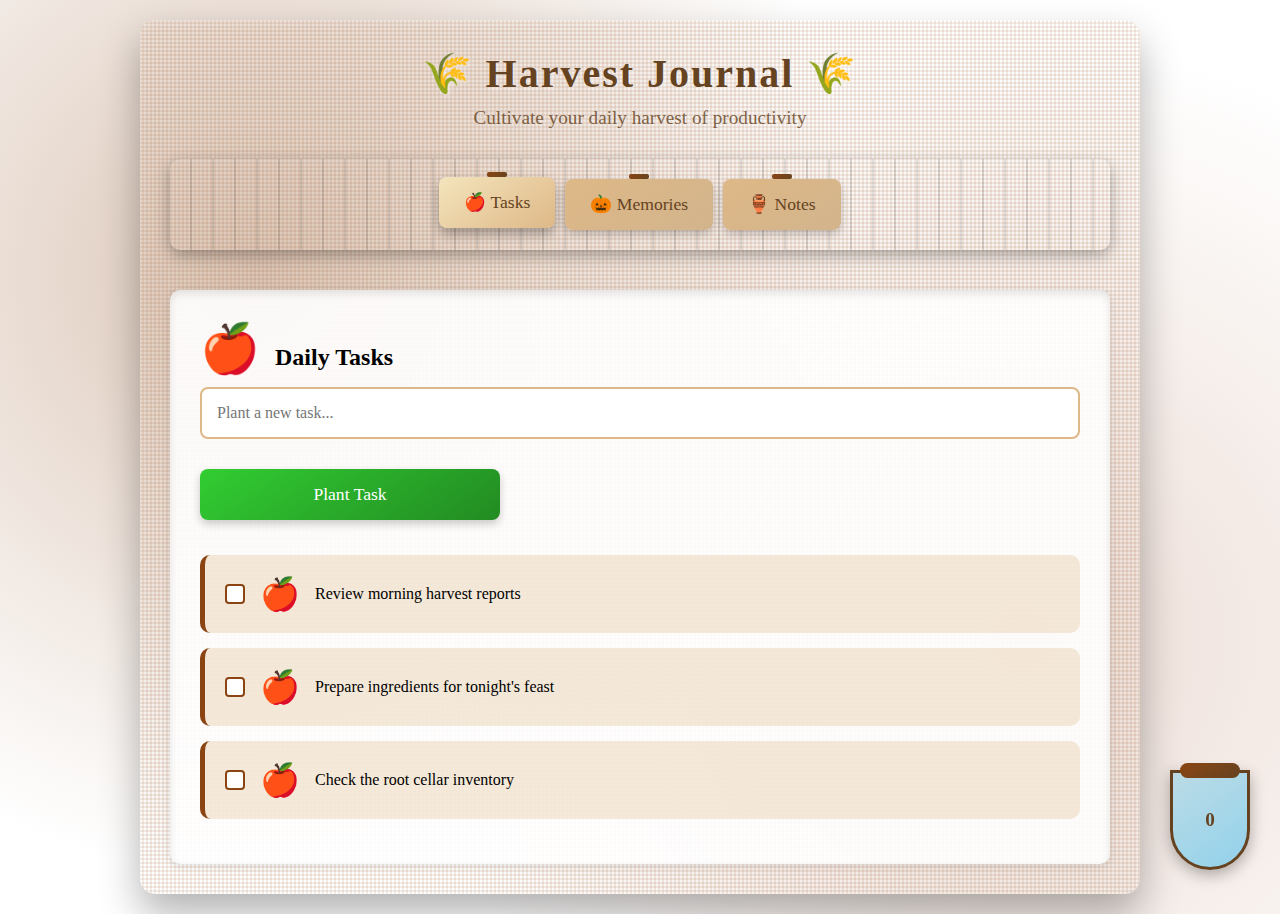
<file: index.html>
<!DOCTYPE html>
<html lang="en">
<head>
    <meta charset="UTF-8">
    <meta name="viewport" content="width=device-width, initial-scale=1.0">
    <link rel="stylesheet" href="style.css">
    <title>Harvest Journal</title>
  
</head>
<body>
    <div class="journal-container">
        <div class="journal-header">
            <h1>🌾 Harvest Journal 🌾</h1>
            <p>Cultivate your daily harvest of productivity</p>
        </div>

        <div class="shelf-navigation">
            <button class="shelf-tab active" data-tab="tasks">🍎 Tasks</button>
            <button class="shelf-tab" data-tab="memories">🎃 Memories</button>
            <button class="shelf-tab" data-tab="notes">🏺 Notes</button>
        </div>

        <div class="content-area">
            <!-- Tasks Tab -->
            <div class="tab-content active" id="tasks">
                <h2><span class="fruit-icon">🍎</span>Daily Tasks</h2>
                <input type="text" class="input-field" id="taskInput" placeholder="Plant a new task...">
                <button class="add-button" onclick="addTask()">Plant Task</button>
                <div id="taskList">
                    <div class="empty-state">🌱 Your task garden is ready for planting!</div>
                </div>
            </div>

            <!-- Memories Tab -->
            <div class="tab-content" id="memories">
                <h2><span class="fruit-icon">🎃</span>Harvest Memories</h2>
                <input type="text" class="input-field" id="memoryInput" placeholder="Capture a golden memory...">
                <button class="add-button" onclick="addMemory()">Preserve Memory</button>
                <div id="memoryList">
                    <div class="empty-state">🍂 Your memory collection awaits the first harvest!</div>
                </div>
            </div>

            <!-- Notes Tab -->
            <div class="tab-content" id="notes">
                <h2><span class="fruit-icon">🏺</span>Recipe Notes</h2>
                <input type="text" class="input-field" id="noteInput" placeholder="Jot down a recipe for success...">
                <button class="add-button" onclick="addNote()">Store Note</button>
                <div id="noteList">
                    <div class="empty-state">📜 Your recipe book is ready for your wisdom!</div>
                </div>
            </div>
        </div>
    </div>

    <div class="jar-container">
        <div class="jar">
            <div class="jar-count" id="jarCount">0</div>
        </div>
    </div>

    <script src="java.js"></script>
</body>
</html>
</file>
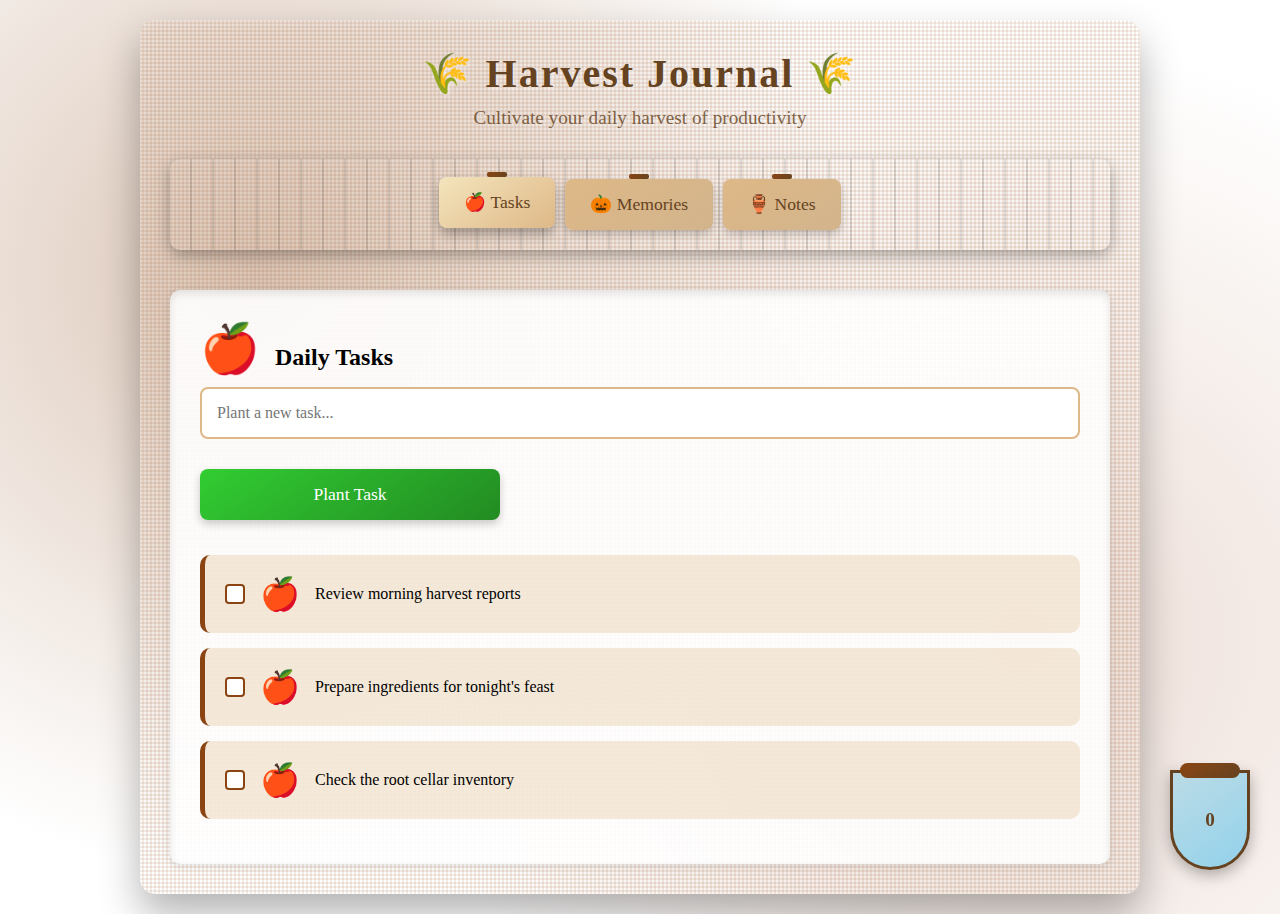
<file: Autumn.html>
<!DOCTYPE html>
<html lang="en">
<head>
    <meta charset="UTF-8">
    <meta name="viewport" content="width=device-width, initial-scale=1.0">
    <link rel="stylesheet" href="style.css">
    <title>Harvest Journal</title>
  
</head>
<body>
    <div class="journal-container">
        <div class="journal-header">
            <h1>🌾 Harvest Journal 🌾</h1>
            <p>Cultivate your daily harvest of productivity</p>
        </div>

        <div class="shelf-navigation">
            <button class="shelf-tab active" data-tab="tasks">🍎 Tasks</button>
            <button class="shelf-tab" data-tab="memories">🎃 Memories</button>
            <button class="shelf-tab" data-tab="notes">🏺 Notes</button>
        </div>

        <div class="content-area">
            <!-- Tasks Tab -->
            <div class="tab-content active" id="tasks">
                <h2><span class="fruit-icon">🍎</span>Daily Tasks</h2>
                <input type="text" class="input-field" id="taskInput" placeholder="Plant a new task...">
                <button class="add-button" onclick="addTask()">Plant Task</button>
                <div id="taskList">
                    <div class="empty-state">🌱 Your task garden is ready for planting!</div>
                </div>
            </div>

            <!-- Memories Tab -->
            <div class="tab-content" id="memories">
                <h2><span class="fruit-icon">🎃</span>Harvest Memories</h2>
                <input type="text" class="input-field" id="memoryInput" placeholder="Capture a golden memory...">
                <button class="add-button" onclick="addMemory()">Preserve Memory</button>
                <div id="memoryList">
                    <div class="empty-state">🍂 Your memory collection awaits the first harvest!</div>
                </div>
            </div>

            <!-- Notes Tab -->
            <div class="tab-content" id="notes">
                <h2><span class="fruit-icon">🏺</span>Recipe Notes</h2>
                <input type="text" class="input-field" id="noteInput" placeholder="Jot down a recipe for success...">
                <button class="add-button" onclick="addNote()">Store Note</button>
                <div id="noteList">
                    <div class="empty-state">📜 Your recipe book is ready for your wisdom!</div>
                </div>
            </div>
        </div>
    </div>

    <div class="jar-container">
        <div class="jar">
            <div class="jar-count" id="jarCount">0</div>
        </div>
    </div>

    <script src="java.js"></script>
</body>
</html>
</file>
<file: style.css>
* {
    margin: 0;
    padding: 0;
    box-sizing: border-box;
}

body {
    font-family: 'Georgia', serif;
    background: linear-gradient(145deg, #8B4513, #A0522D);
    background-image: 
        radial-gradient(circle at 20% 30%, rgba(139, 69, 19, 0.3) 0%, transparent 50%),
        radial-gradient(circle at 80% 70%, rgba(160, 82, 45, 0.2) 0%, transparent 50%);
    min-height: 100vh;
    padding: 20px;
}

.journal-container {
    max-width: 1000px;
    margin: 0 auto;
    background: linear-gradient(145deg, #DEB887, #D2B48C);
    background-image: 
        repeating-linear-gradient(0deg, transparent, transparent 2px, rgba(139, 69, 19, 0.1) 2px, rgba(139, 69, 19, 0.1) 4px),
        repeating-linear-gradient(90deg, transparent, transparent 2px, rgba(139, 69, 19, 0.1) 2px, rgba(139, 69, 19, 0.1) 4px);
    border-radius: 15px;
    box-shadow: 
        0 20px 40px rgba(0,0,0,0.3),
        inset 0 2px 10px rgba(255,255,255,0.2);
    padding: 30px;
    position: relative;
}

.journal-header {
    text-align: center;
    margin-bottom: 30px;
    color: #654321;
    text-shadow: 2px 2px 4px rgba(255,255,255,0.5);
}

.journal-header h1 {
    font-size: 2.5em;
    margin-bottom: 10px;
    letter-spacing: 2px;
}

.journal-header p {
    font-size: 1.2em;
    opacity: 0.8;
}

.shelf-navigation {
    display: flex;
    justify-content: center;
    margin-bottom: 40px;
    background: linear-gradient(145deg, #8B4513, #654321);
    padding: 15px;
    border-radius: 10px;
    box-shadow: 
        0 5px 15px rgba(0,0,0,0.3),
        inset 0 2px 5px rgba(255,255,255,0.1);
    background-image: 
        repeating-linear-gradient(90deg, transparent, transparent 20px, rgba(0,0,0,0.1) 20px, rgba(0,0,0,0.1) 22px);
    flex-wrap: wrap;
}

.shelf-tab {
    background: linear-gradient(145deg, #DEB887, #D2B48C);
    border: none;
    padding: 15px 25px;
    margin: 5px;
    border-radius: 8px;
    cursor: pointer;
    font-family: 'Georgia', serif;
    font-size: 1.1em;
    color: #654321;
    transition: all 0.3s ease;
    box-shadow: 0 4px 8px rgba(0,0,0,0.2);
    position: relative;
}

.shelf-tab:hover {
    transform: translateY(-2px);
    box-shadow: 0 6px 12px rgba(0,0,0,0.3);
    background: linear-gradient(145deg, #F4E4BC, #DEB887);
}

.shelf-tab.active {
    background: linear-gradient(145deg, #F4E4BC, #DEB887);
    transform: translateY(-2px);
    box-shadow: 0 6px 12px rgba(0,0,0,0.3);
}

.shelf-tab::before {
    content: '';
    position: absolute;
    top: -5px;
    left: 50%;
    transform: translateX(-50%);
    width: 20px;
    height: 5px;
    background: linear-gradient(145deg, #8B4513, #654321);
    border-radius: 2px;
}

.content-area {
    background: rgba(255,255,255,0.9);
    border-radius: 10px;
    padding: 30px;
    min-height: 500px;
    box-shadow: 
        inset 0 4px 8px rgba(0,0,0,0.1),
        0 2px 10px rgba(0,0,0,0.1);
}

.tab-content {
    display: none;
}

.tab-content.active {
    display: block;
    animation: fadeIn 0.5s ease;
}

@keyframes fadeIn {
    from { opacity: 0; transform: translateY(20px); }
    to { opacity: 1; transform: translateY(0); }
}

.fruit-icon {
    font-size: 2em;
    margin-right: 15px;
    display: inline-block;
}

.task-item, .memory-item, .note-item {
    display: flex;
    align-items: center;
    background: rgba(222, 184, 135, 0.3);
    margin: 15px 0;
    padding: 20px;
    border-radius: 10px;
    border-left: 5px solid #8B4513;
    transition: all 0.3s ease;
    position: relative;
}

.task-item:hover, .memory-item:hover, .note-item:hover {
    background: rgba(222, 184, 135, 0.5);
    transform: translateX(5px);
}

.task-checkbox {
    width: 20px;
    height: 20px;
    margin-right: 15px;
    cursor: pointer;
    appearance: none;
    border: 2px solid #8B4513;
    border-radius: 4px;
    position: relative;
    background: white;
    flex-shrink: 0;
}

.task-checkbox:checked::after {
    content: '✓';
    position: absolute;
    top: -2px;
    left: 2px;
    color: #228B22;
    font-weight: bold;
}

.jar-container {
    position: fixed;
    bottom: 30px;
    right: 30px;
    width: 80px;
    height: 100px;
    z-index: 1000;
}

.jar {
    width: 100%;
    height: 100%;
    background: linear-gradient(145deg, rgba(173, 216, 230, 0.8), rgba(135, 206, 235, 0.9));
    border-radius: 0 0 40px 40px;
    position: relative;
    box-shadow: 0 5px 15px rgba(0,0,0,0.3);
    border: 3px solid #654321;
}

.jar::before {
    content: '';
    position: absolute;
    top: -10px;
    left: 50%;
    transform: translateX(-50%);
    width: 60px;
    height: 15px;
    background: linear-gradient(145deg, #8B4513, #654321);
    border-radius: 10px;
}

.jar-count {
    position: absolute;
    top: 50%;
    left: 50%;
    transform: translate(-50%, -50%);
    color: #654321;
    font-weight: bold;
    font-size: 1.2em;
}

.falling-task {
    position: fixed;
    pointer-events: none;
    z-index: 1001;
    font-size: 1.5em;
    animation: fallIntoJar 1.5s ease-in;
}

@keyframes fallIntoJar {
    0% {
        opacity: 1;
        transform: scale(1) rotate(0deg);
    }
    70% {
        opacity: 1;
        transform: scale(0.8) rotate(180deg);
    }
    100% {
        opacity: 0;
        transform: scale(0.3) rotate(360deg);
    }
}

.add-button {
    background: linear-gradient(145deg, #32CD32, #228B22);
    color: white;
    border: none;
    padding: 15px 30px;
    border-radius: 8px;
    cursor: pointer;
    font-family: 'Georgia', serif;
    font-size: 1.1em;
    margin: 20px 0;
    box-shadow: 0 4px 8px rgba(0,0,0,0.2);
    transition: all 0.3s ease;
    width: 100%;
    max-width: 300px;
}

.add-button:hover {
    background: linear-gradient(145deg, #3CB371, #32CD32);
    transform: translateY(-2px);
    box-shadow: 0 6px 12px rgba(0,0,0,0.3);
}

.input-field {
    width: 100%;
    padding: 15px;
    border: 2px solid #DEB887;
    border-radius: 8px;
    font-family: 'Georgia', serif;
    font-size: 1em;
    margin: 10px 0;
    background: rgba(255,255,255,0.9);
}

.input-field:focus {
    outline: none;
    border-color: #8B4513;
    box-shadow: 0 0 10px rgba(139, 69, 19, 0.3);
}

.empty-state {
    text-align: center;
    color: #8B4513;
    font-style: italic;
    margin: 50px 0;
    opacity: 0.7;
}

.completed-task {
    opacity: 0.6;
    text-decoration: line-through;
    background: rgba(144, 238, 144, 0.3) !important;
}

/* ============================================
   RESPONSIVE STYLES FOR MOBILE DEVICES
   ============================================ */

/* Tablets and smaller (768px and below) */
@media screen and (max-width: 768px) {
    body {
        padding: 10px;
    }

    .journal-container {
        padding: 20px;
        border-radius: 10px;
    }

    .journal-header h1 {
        font-size: 2em;
        letter-spacing: 1px;
    }

    .journal-header p {
        font-size: 1em;
    }

    .shelf-navigation {
        padding: 10px;
        margin-bottom: 20px;
    }

    .shelf-tab {
        padding: 12px 20px;
        font-size: 1em;
        margin: 5px;
    }

    .content-area {
        padding: 20px;
        min-height: 400px;
    }

    .task-item, .memory-item, .note-item {
        padding: 15px;
        flex-wrap: wrap;
    }

    .fruit-icon {
        font-size: 1.5em;
        margin-right: 10px;
    }

    .jar-container {
        bottom: 20px;
        right: 20px;
        width: 60px;
        height: 80px;
    }

    .jar::before {
        width: 45px;
        height: 12px;
    }

    .jar-count {
        font-size: 1em;
    }

    .add-button {
        padding: 12px 25px;
        font-size: 1em;
    }

    .input-field {
        padding: 12px;
        font-size: 0.95em;
    }
}

/* Mobile phones (480px and below) */
@media screen and (max-width: 480px) {
    body {
        padding: 5px;
    }

    .journal-container {
        padding: 15px;
        border-radius: 8px;
    }

    .journal-header {
        margin-bottom: 20px;
    }

    .journal-header h1 {
        font-size: 1.5em;
        letter-spacing: 0.5px;
        margin-bottom: 5px;
    }

    .journal-header p {
        font-size: 0.9em;
    }

    .shelf-navigation {
        padding: 8px;
        margin-bottom: 15px;
        flex-direction: column;
        gap: 5px;
    }

    .shelf-tab {
        padding: 10px 15px;
        font-size: 0.9em;
        margin: 3px 0;
        width: 100%;
    }

    .shelf-tab::before {
        width: 15px;
        height: 4px;
    }

    .content-area {
        padding: 15px;
        min-height: 300px;
    }

    .task-item, .memory-item, .note-item {
        padding: 12px;
        margin: 10px 0;
        border-left-width: 3px;
    }

    .task-item:hover, .memory-item:hover, .note-item:hover {
        transform: translateX(3px);
    }

    .fruit-icon {
        font-size: 1.3em;
        margin-right: 8px;
    }

    .task-checkbox {
        width: 18px;
        height: 18px;
        margin-right: 10px;
    }

    .jar-container {
        bottom: 15px;
        right: 15px;
        width: 50px;
        height: 65px;
    }

    .jar {
        border-width: 2px;
    }

    .jar::before {
        width: 35px;
        height: 10px;
        top: -8px;
    }

    .jar-count {
        font-size: 0.9em;
    }

    .falling-task {
        font-size: 1.2em;
    }

    .add-button {
        padding: 10px 20px;
        font-size: 0.95em;
        margin: 15px 0;
        max-width: 100%;
    }

    .input-field {
        padding: 10px;
        font-size: 0.9em;
    }

    .empty-state {
        margin: 30px 0;
        font-size: 0.9em;
    }
}

/* Extra small mobile phones (360px and below) */
@media screen and (max-width: 360px) {
    .journal-header h1 {
        font-size: 1.3em;
    }

    .journal-header p {
        font-size: 0.85em;
    }

    .shelf-tab {
        padding: 8px 12px;
        font-size: 0.85em;
    }

    .content-area {
        padding: 12px;
    }

    .task-item, .memory-item, .note-item {
        padding: 10px;
    }

    .fruit-icon {
        font-size: 1.1em;
    }

    .jar-container {
        width: 45px;
        height: 55px;
        bottom: 10px;
        right: 10px;
    }

    .jar-count {
        font-size: 0.8em;
    }
}

/* Landscape orientation adjustments for mobile */
@media screen and (max-height: 500px) and (orientation: landscape) {
    .journal-container {
        padding: 15px;
    }

    .journal-header {
        margin-bottom: 15px;
    }

    .journal-header h1 {
        font-size: 1.5em;
    }

    .shelf-navigation {
        margin-bottom: 15px;
    }

    .content-area {
        min-height: 250px;
        padding: 15px;
    }

    .jar-container {
        width: 50px;
        height: 65px;
    }
}
</file>
